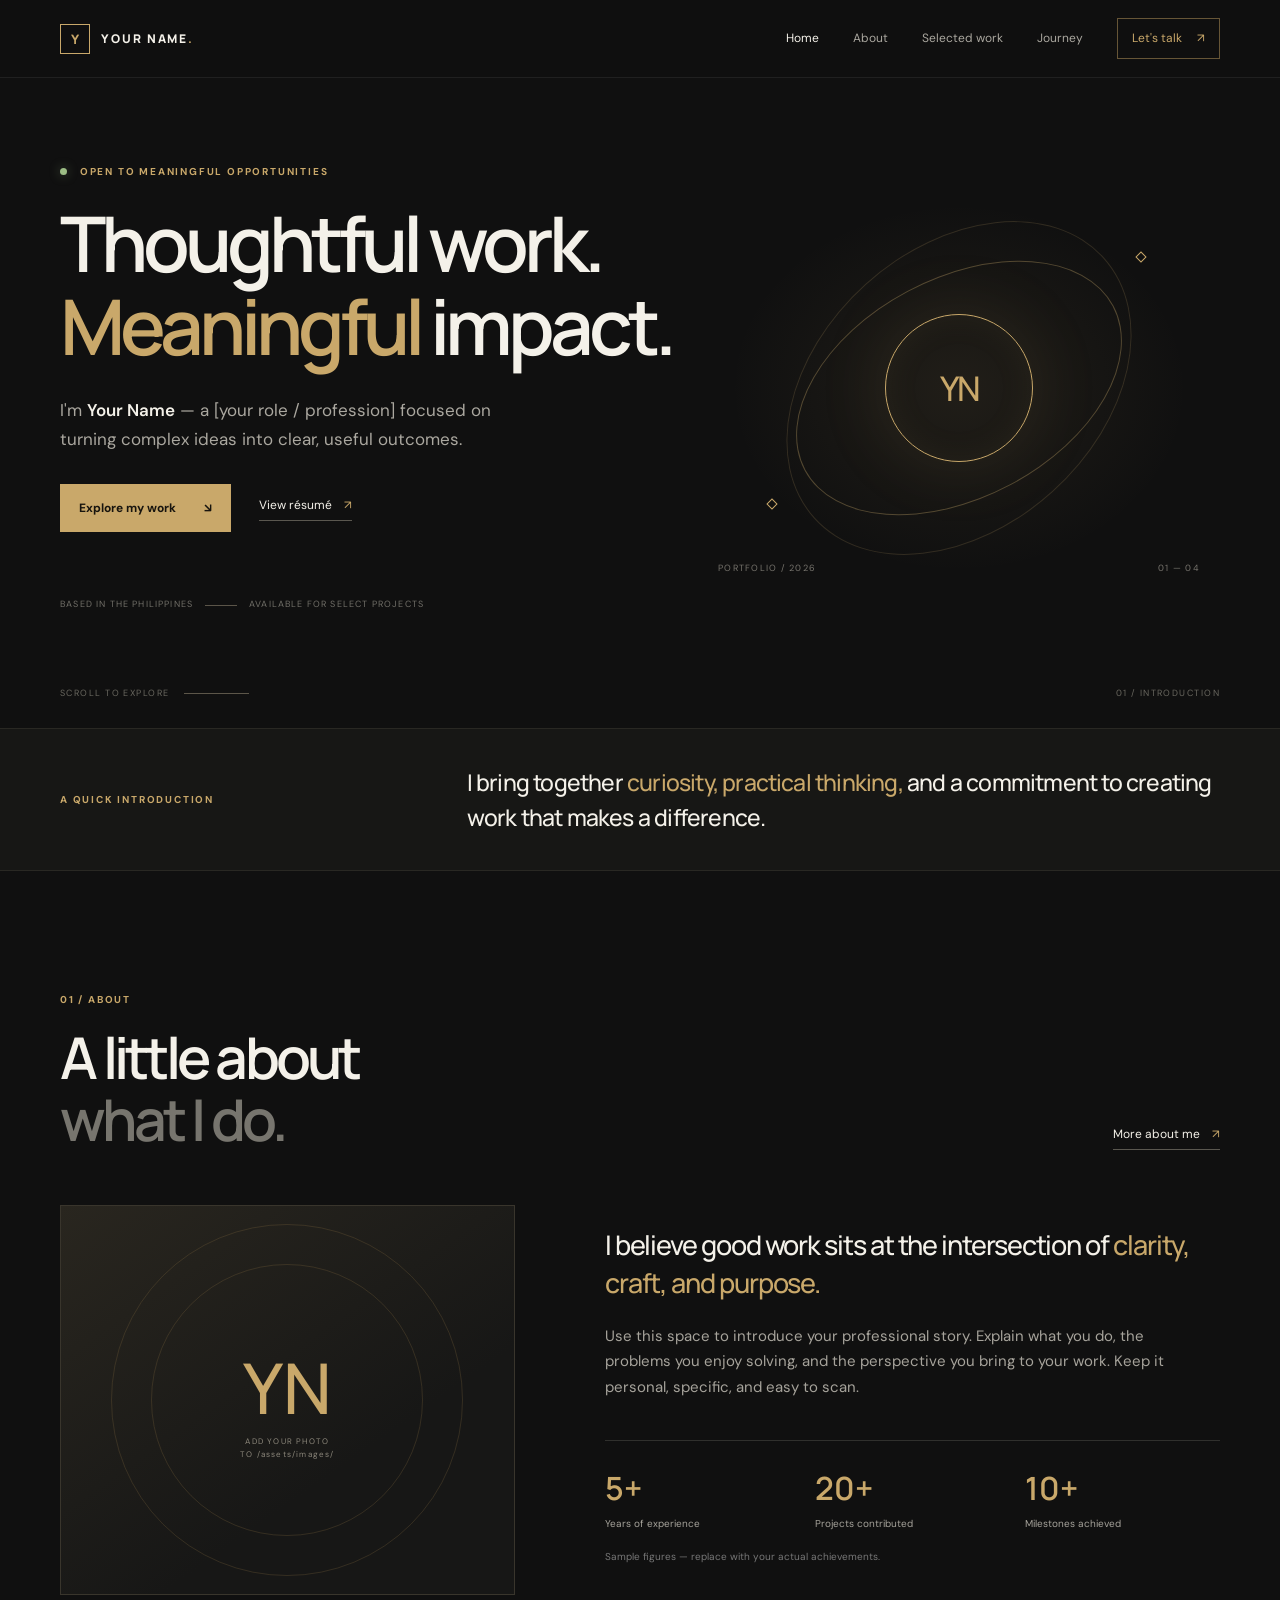
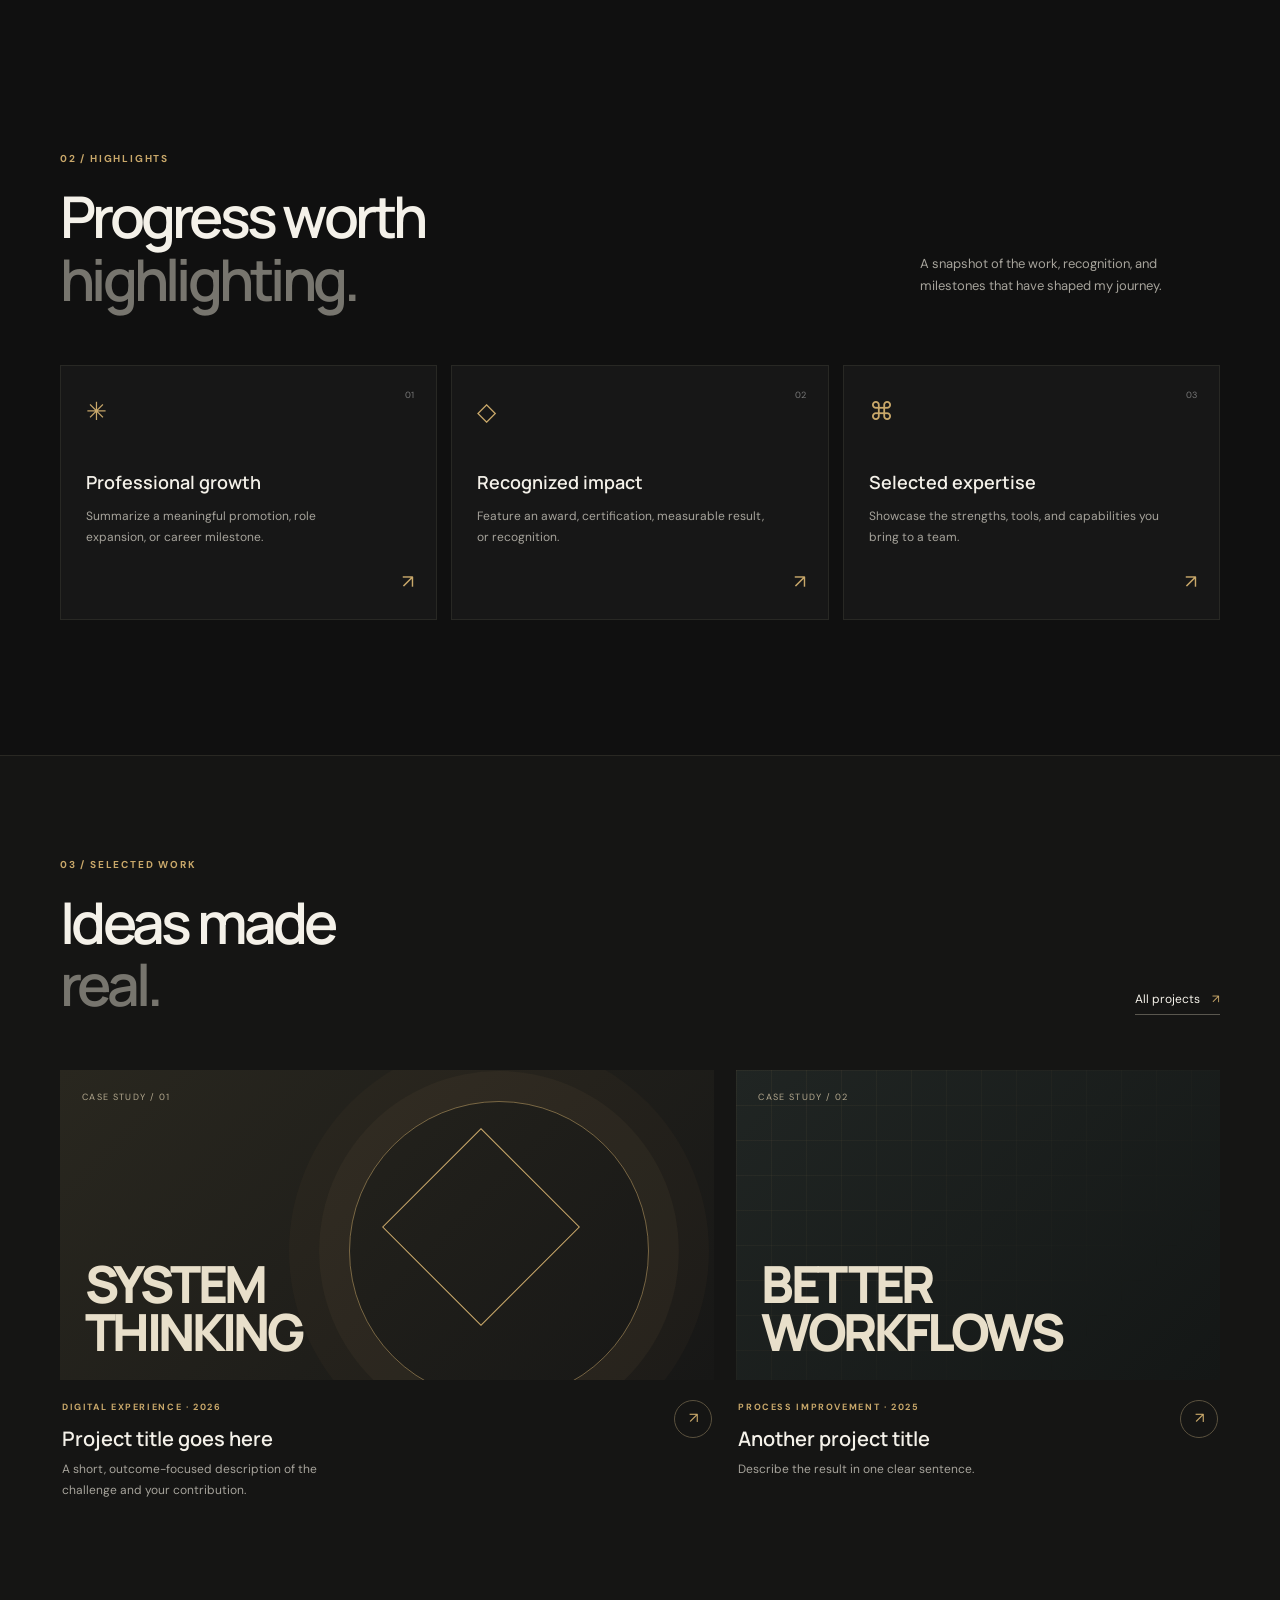
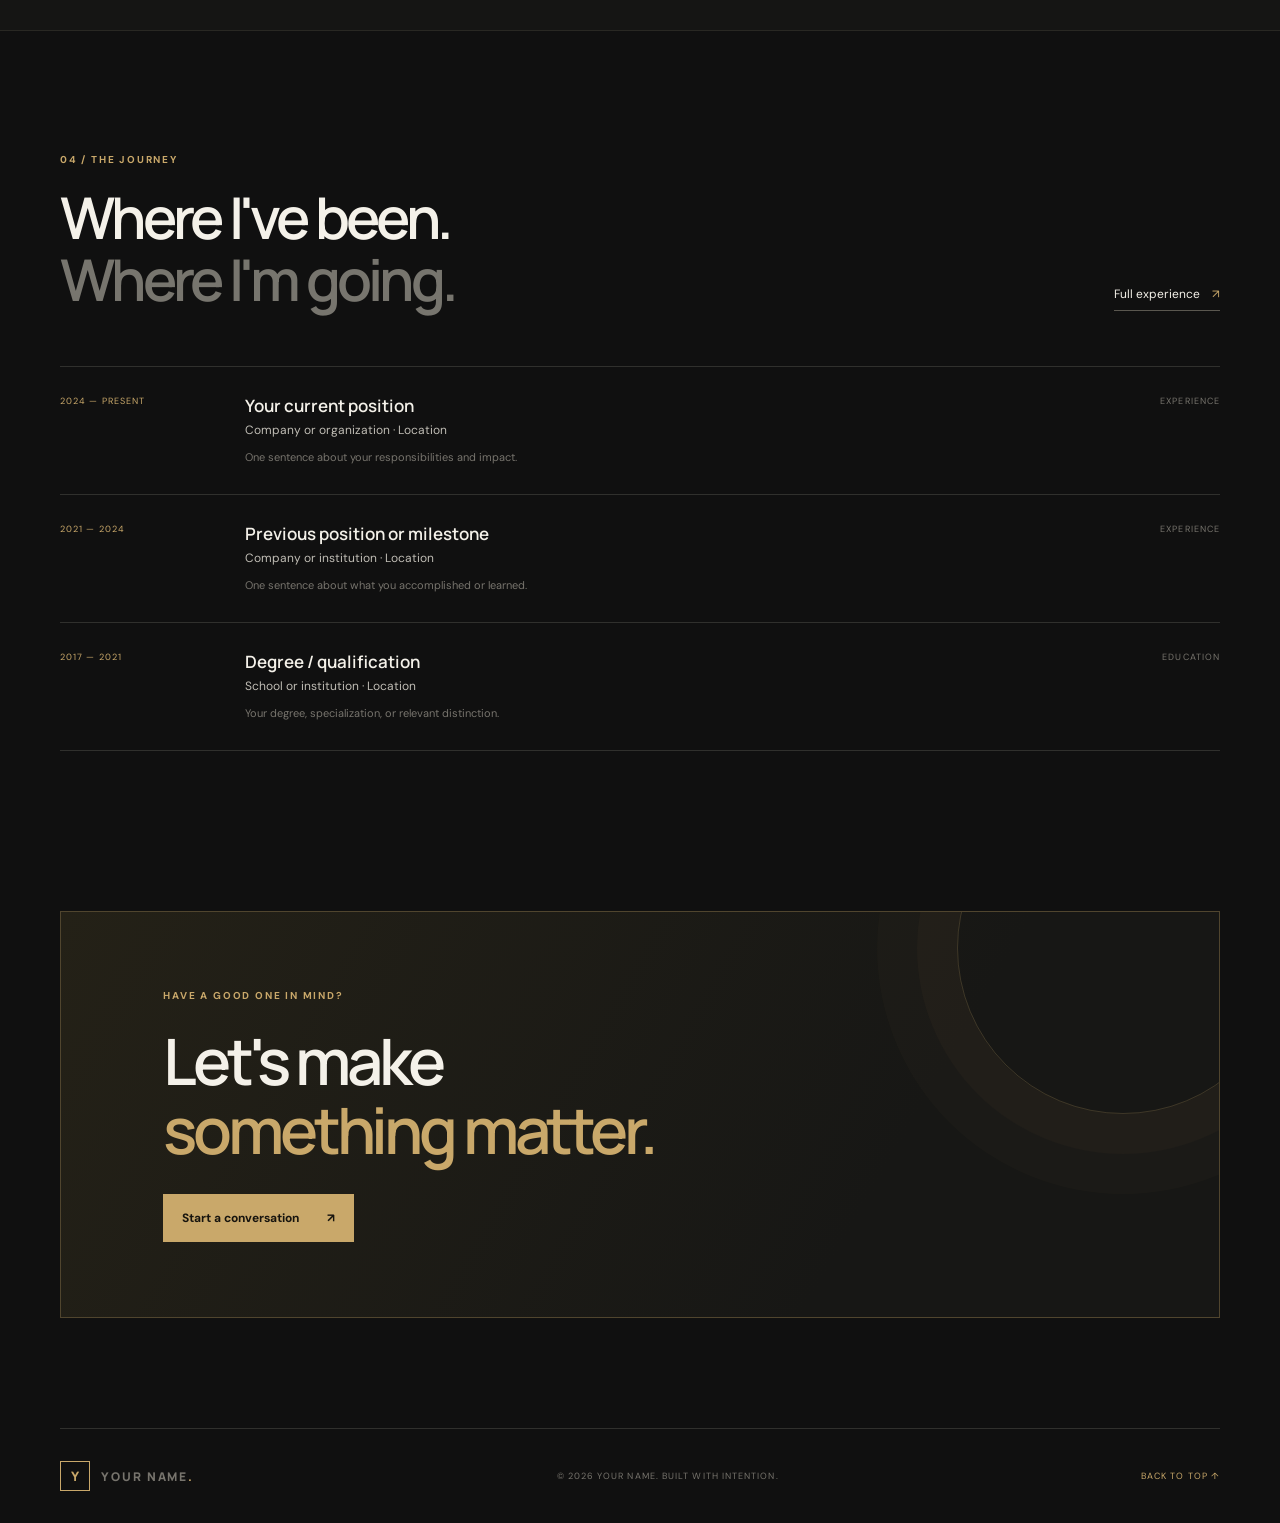
<file: index.html>
<!doctype html>
<html lang="en">
<head>
  <meta charset="utf-8">
  <meta name="viewport" content="width=device-width, initial-scale=1">
  <meta name="description" content="The personal portfolio of Your Name — selected work, experience, skills, and achievements.">
  <meta name="theme-color" content="#101010">
  <title>Your Name — Personal Portfolio</title>
  <link rel="preconnect" href="https://fonts.googleapis.com">
  <link rel="preconnect" href="https://fonts.gstatic.com" crossorigin>
  <link href="https://fonts.googleapis.com/css2?family=DM+Sans:wght@400;500;600;700&family=Manrope:wght@400;500;600;700;800&display=swap" rel="stylesheet">
  <link rel="stylesheet" href="assets/css/styles.css">
  <script src="assets/js/site.js" defer></script>
</head>
<body>
  <a class="skip-link" href="#main">Skip to content</a>
  <header class="site-header">
    <a class="brand" href="index.html" aria-label="Your Name home"><span class="brand-mark">Y</span><span>YOUR NAME<span class="gold">.</span></span></a>
    <button class="menu-toggle" aria-label="Open navigation" aria-expanded="false"><span></span><span></span></button>
    <nav class="main-nav" aria-label="Main navigation">
      <a class="active" href="index.html">Home</a>
      <a href="#about">About</a>
      <a href="#work">Selected work</a>
      <a href="#journey">Journey</a>
      <a class="nav-contact" href="contact.html">Let's talk <span>↗</span></a>
    </nav>
  </header>

  <main id="main">
    <section class="hero section-wrap">
      <div class="hero-copy reveal">
        <p class="eyebrow"><span class="status-dot"></span> OPEN TO MEANINGFUL OPPORTUNITIES</p>
        <h1>Thoughtful work.<br><span class="gold">Meaningful</span> impact.</h1>
        <p class="hero-intro">I'm <strong>Your Name</strong> — a [your role / profession] focused on turning complex ideas into clear, useful outcomes.</p>
        <div class="hero-actions">
          <a class="button button-gold" href="#work">Explore my work <span>↘</span></a>
          <a class="text-link" href="assets/Your-Name-Resume.pdf" target="_blank" rel="noopener">View résumé <span>↗</span></a>
        </div>
        <div class="hero-meta">
          <span>BASED IN THE PHILIPPINES</span><span class="meta-line"></span><span>AVAILABLE FOR SELECT PROJECTS</span>
        </div>
      </div>
      <div class="hero-art reveal" aria-label="Decorative abstract gold line artwork">
        <div class="art-orbit orbit-one"></div><div class="art-orbit orbit-two"></div>
        <div class="art-core"><span>YN</span></div>
        <div class="art-caption"><span>PORTFOLIO / 2026</span><span>01 — 04</span></div>
        <div class="art-cross cross-a"></div><div class="art-cross cross-b"></div>
      </div>
      <div class="hero-bottom"><span>SCROLL TO EXPLORE</span><span class="scroll-line"></span><span>01 / INTRODUCTION</span></div>
    </section>

    <section class="intro-strip">
      <div class="section-wrap intro-grid">
        <p class="eyebrow">A QUICK INTRODUCTION</p>
        <p>I bring together <span class="gold">curiosity, practical thinking,</span> and a commitment to creating work that makes a difference.</p>
      </div>
    </section>

    <section class="section section-wrap" id="about">
      <div class="section-heading reveal"><div><p class="eyebrow">01 / ABOUT</p><h2>A little about<br><span class="muted">what I do.</span></h2></div><a class="text-link" href="about.html">More about me <span>↗</span></a></div>
      <div class="about-grid">
        <div class="about-lead reveal"><div class="portrait-placeholder"><span>YN</span><small>ADD YOUR PHOTO<br>TO /assets/images/</small></div></div>
        <div class="about-body reveal">
          <p class="large-copy">I believe good work sits at the intersection of <span class="gold">clarity, craft, and purpose.</span></p>
          <p>Use this space to introduce your professional story. Explain what you do, the problems you enjoy solving, and the perspective you bring to your work. Keep it personal, specific, and easy to scan.</p>
          <div class="stat-grid">
            <div class="stat"><strong data-count="5">5+</strong><span>Years of experience</span></div>
            <div class="stat"><strong data-count="20">20+</strong><span>Projects contributed</span></div>
            <div class="stat"><strong data-count="10">10+</strong><span>Milestones achieved</span></div>
          </div>
          <p class="micro-note">Sample figures — replace with your actual achievements.</p>
        </div>
      </div>
    </section>

    <section class="section section-wrap" id="highlights">
      <div class="section-heading reveal"><div><p class="eyebrow">02 / HIGHLIGHTS</p><h2>Progress worth<br><span class="muted">highlighting.</span></h2></div><p class="heading-note">A snapshot of the work, recognition, and milestones that have shaped my journey.</p></div>
      <div class="highlight-grid">
        <article class="highlight-card reveal"><span class="card-index">01</span><span class="card-icon">✳</span><h3>Professional growth</h3><p>Summarize a meaningful promotion, role expansion, or career milestone.</p><a href="experience.html" class="card-arrow" aria-label="View professional experience">↗</a></article>
        <article class="highlight-card reveal"><span class="card-index">02</span><span class="card-icon">◇</span><h3>Recognized impact</h3><p>Feature an award, certification, measurable result, or recognition.</p><a href="about.html#recognition" class="card-arrow" aria-label="View recognition">↗</a></article>
        <article class="highlight-card reveal"><span class="card-index">03</span><span class="card-icon">⌘</span><h3>Selected expertise</h3><p>Showcase the strengths, tools, and capabilities you bring to a team.</p><a href="about.html#expertise" class="card-arrow" aria-label="View expertise">↗</a></article>
      </div>
    </section>

    <section class="section work-section" id="work">
      <div class="section-wrap">
        <div class="section-heading reveal"><div><p class="eyebrow">03 / SELECTED WORK</p><h2>Ideas made<br><span class="muted">real.</span></h2></div><a class="text-link" href="projects.html">All projects <span>↗</span></a></div>
        <div class="project-grid">
          <a class="project-card project-feature reveal" href="projects/project-01.html">
            <div class="project-visual visual-one"><span class="visual-label">CASE STUDY / 01</span><div class="visual-shape shape-one"></div><div class="visual-shape shape-two"></div><span class="visual-word">SYSTEM<br>THINKING</span></div>
            <div class="project-info"><div><p class="eyebrow">DIGITAL EXPERIENCE · 2026</p><h3>Project title goes here</h3><p>A short, outcome-focused description of the challenge and your contribution.</p></div><span class="round-arrow">↗</span></div>
          </a>
          <a class="project-card reveal" href="projects/project-02.html">
            <div class="project-visual visual-two"><span class="visual-label">CASE STUDY / 02</span><div class="visual-grid"></div><span class="visual-word">BETTER<br>WORKFLOWS</span></div>
            <div class="project-info"><div><p class="eyebrow">PROCESS IMPROVEMENT · 2025</p><h3>Another project title</h3><p>Describe the result in one clear sentence.</p></div><span class="round-arrow">↗</span></div>
          </a>
        </div>
      </div>
    </section>

    <section class="section section-wrap" id="journey">
      <div class="section-heading reveal"><div><p class="eyebrow">04 / THE JOURNEY</p><h2>Where I've been.<br><span class="muted">Where I'm going.</span></h2></div><a class="text-link" href="experience.html">Full experience <span>↗</span></a></div>
      <div class="journey-list">
        <article class="journey-item reveal"><span class="journey-date">2024 — PRESENT</span><div><h3>Your current position</h3><p>Company or organization · Location</p><small>One sentence about your responsibilities and impact.</small></div><span class="journey-type">EXPERIENCE</span></article>
        <article class="journey-item reveal"><span class="journey-date">2021 — 2024</span><div><h3>Previous position or milestone</h3><p>Company or institution · Location</p><small>One sentence about what you accomplished or learned.</small></div><span class="journey-type">EXPERIENCE</span></article>
        <article class="journey-item reveal"><span class="journey-date">2017 — 2021</span><div><h3>Degree / qualification</h3><p>School or institution · Location</p><small>Your degree, specialization, or relevant distinction.</small></div><span class="journey-type">EDUCATION</span></article>
      </div>
    </section>

    <section class="cta-section section-wrap reveal">
      <p class="eyebrow">HAVE A GOOD ONE IN MIND?</p><h2>Let's make<br><span class="gold">something matter.</span></h2>
      <a class="button button-gold" href="contact.html">Start a conversation <span>↗</span></a>
    </section>
  </main>

  <footer class="site-footer section-wrap"><a class="brand" href="index.html"><span class="brand-mark">Y</span><span>YOUR NAME<span class="gold">.</span></span></a><span>© <span data-year></span> YOUR NAME. BUILT WITH INTENTION.</span><a href="#main" class="back-top">BACK TO TOP ↑</a></footer>
</body>
</html>
</file>
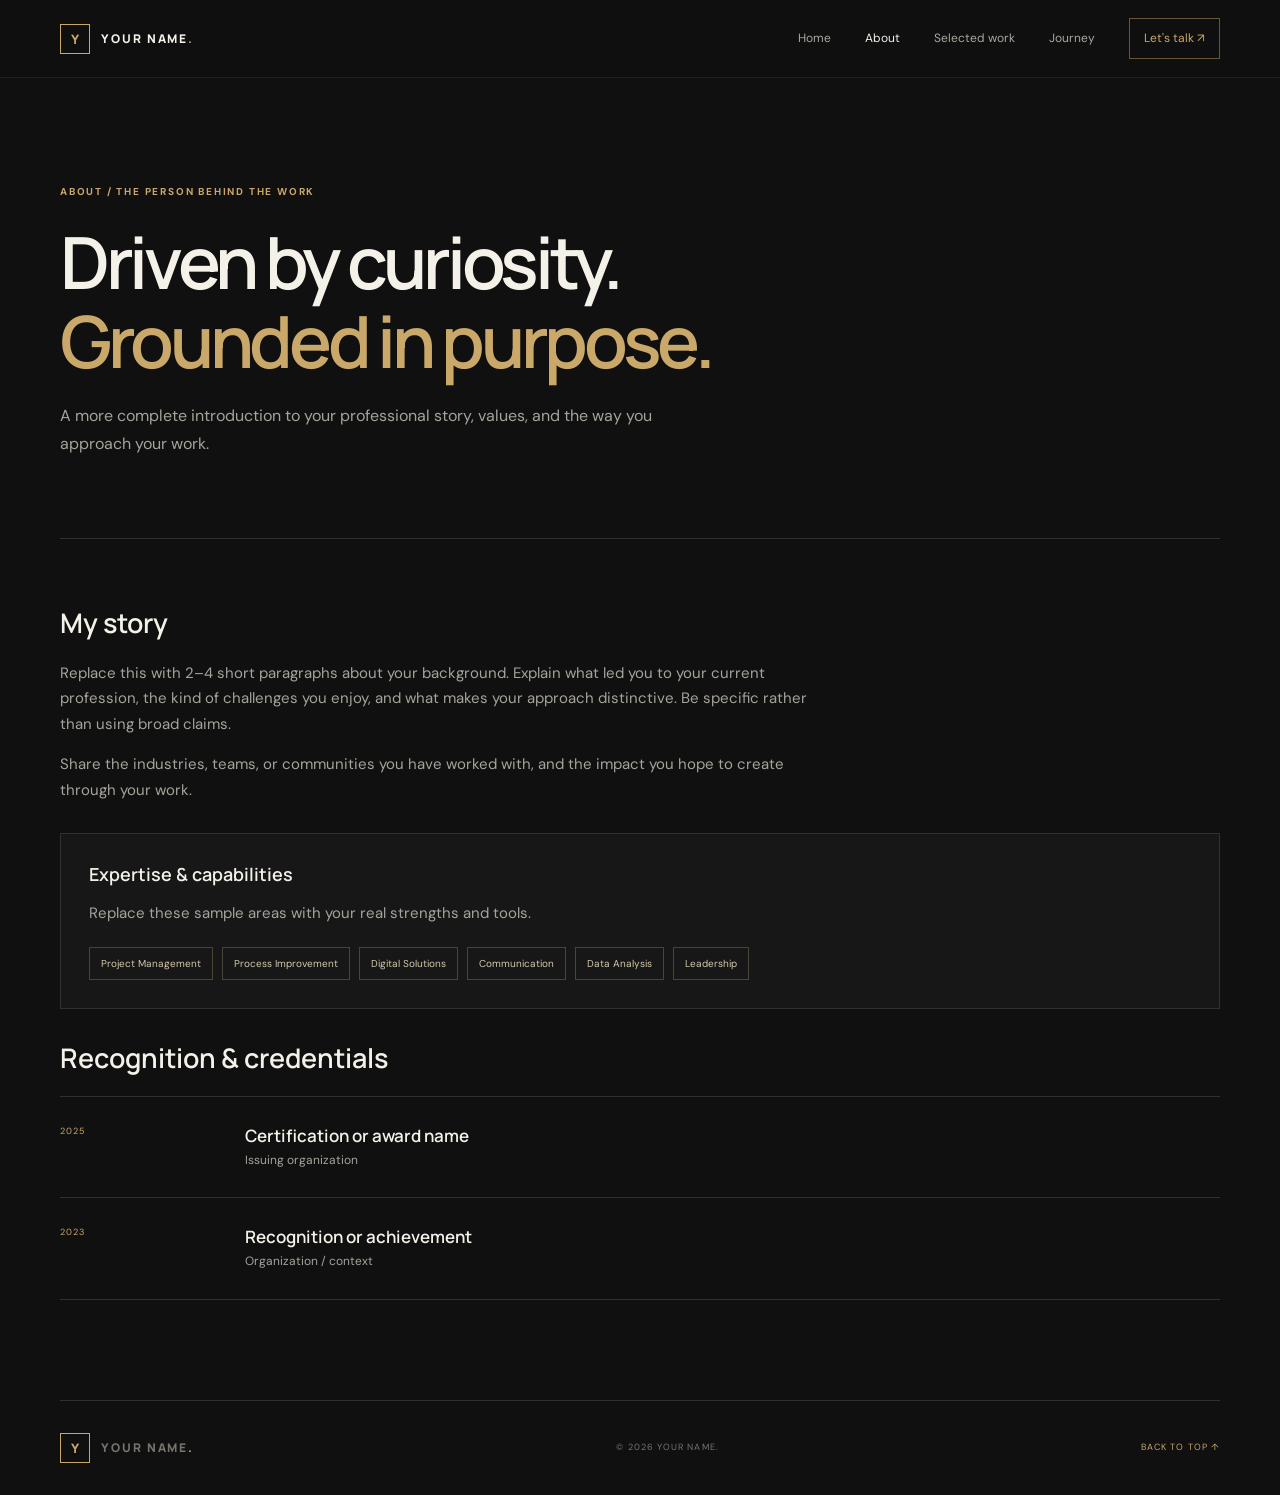
<file: about.html>
<!doctype html>
<html lang="en"><head><meta charset="utf-8"><meta name="viewport" content="width=device-width, initial-scale=1"><meta name="description" content="About Your Name, professional expertise and recognition."><title>About — Your Name</title><link rel="preconnect" href="https://fonts.googleapis.com"><link href="https://fonts.googleapis.com/css2?family=DM+Sans:wght@400;500;600;700&family=Manrope:wght@400;500;600;700;800&display=swap" rel="stylesheet"><link rel="stylesheet" href="assets/css/styles.css"><script src="assets/js/site.js" defer></script></head>
<body><a class="skip-link" href="#main">Skip to content</a><header class="site-header"><a class="brand" href="index.html"><span class="brand-mark">Y</span><span>YOUR NAME<span class="gold">.</span></span></a><button class="menu-toggle" aria-label="Open navigation" aria-expanded="false"><span></span><span></span></button><nav class="main-nav"><a href="index.html">Home</a><a class="active" href="about.html">About</a><a href="projects.html">Selected work</a><a href="experience.html">Journey</a><a class="nav-contact" href="contact.html">Let's talk ↗</a></nav></header>
<main id="main" class="section-wrap"><section class="page-hero"><p class="eyebrow">ABOUT / THE PERSON BEHIND THE WORK</p><h1>Driven by curiosity.<br><span class="gold">Grounded in purpose.</span></h1><p class="lead">A more complete introduction to your professional story, values, and the way you approach your work.</p></section>
<section class="content-section"><h2>My story</h2><p>Replace this with 2–4 short paragraphs about your background. Explain what led you to your current profession, the kind of challenges you enjoy, and what makes your approach distinctive. Be specific rather than using broad claims.</p><p>Share the industries, teams, or communities you have worked with, and the impact you hope to create through your work.</p>
<div id="expertise" class="detail-panel"><h3>Expertise & capabilities</h3><p>Replace these sample areas with your real strengths and tools.</p><div class="tag-list"><span class="tag">Project Management</span><span class="tag">Process Improvement</span><span class="tag">Digital Solutions</span><span class="tag">Communication</span><span class="tag">Data Analysis</span><span class="tag">Leadership</span></div></div>
<div id="recognition"><h2>Recognition & credentials</h2><div class="journey-list"><article class="journey-item"><span class="journey-date">2025</span><div><h3>Certification or award name</h3><p>Issuing organization</p></div></article><article class="journey-item"><span class="journey-date">2023</span><div><h3>Recognition or achievement</h3><p>Organization / context</p></div></article></div></div></section></main>
<footer class="site-footer section-wrap"><a class="brand" href="index.html"><span class="brand-mark">Y</span><span>YOUR NAME<span class="gold">.</span></span></a><span>© <span data-year></span> YOUR NAME.</span><a class="back-top" href="#main">BACK TO TOP ↑</a></footer></body></html>
</file>
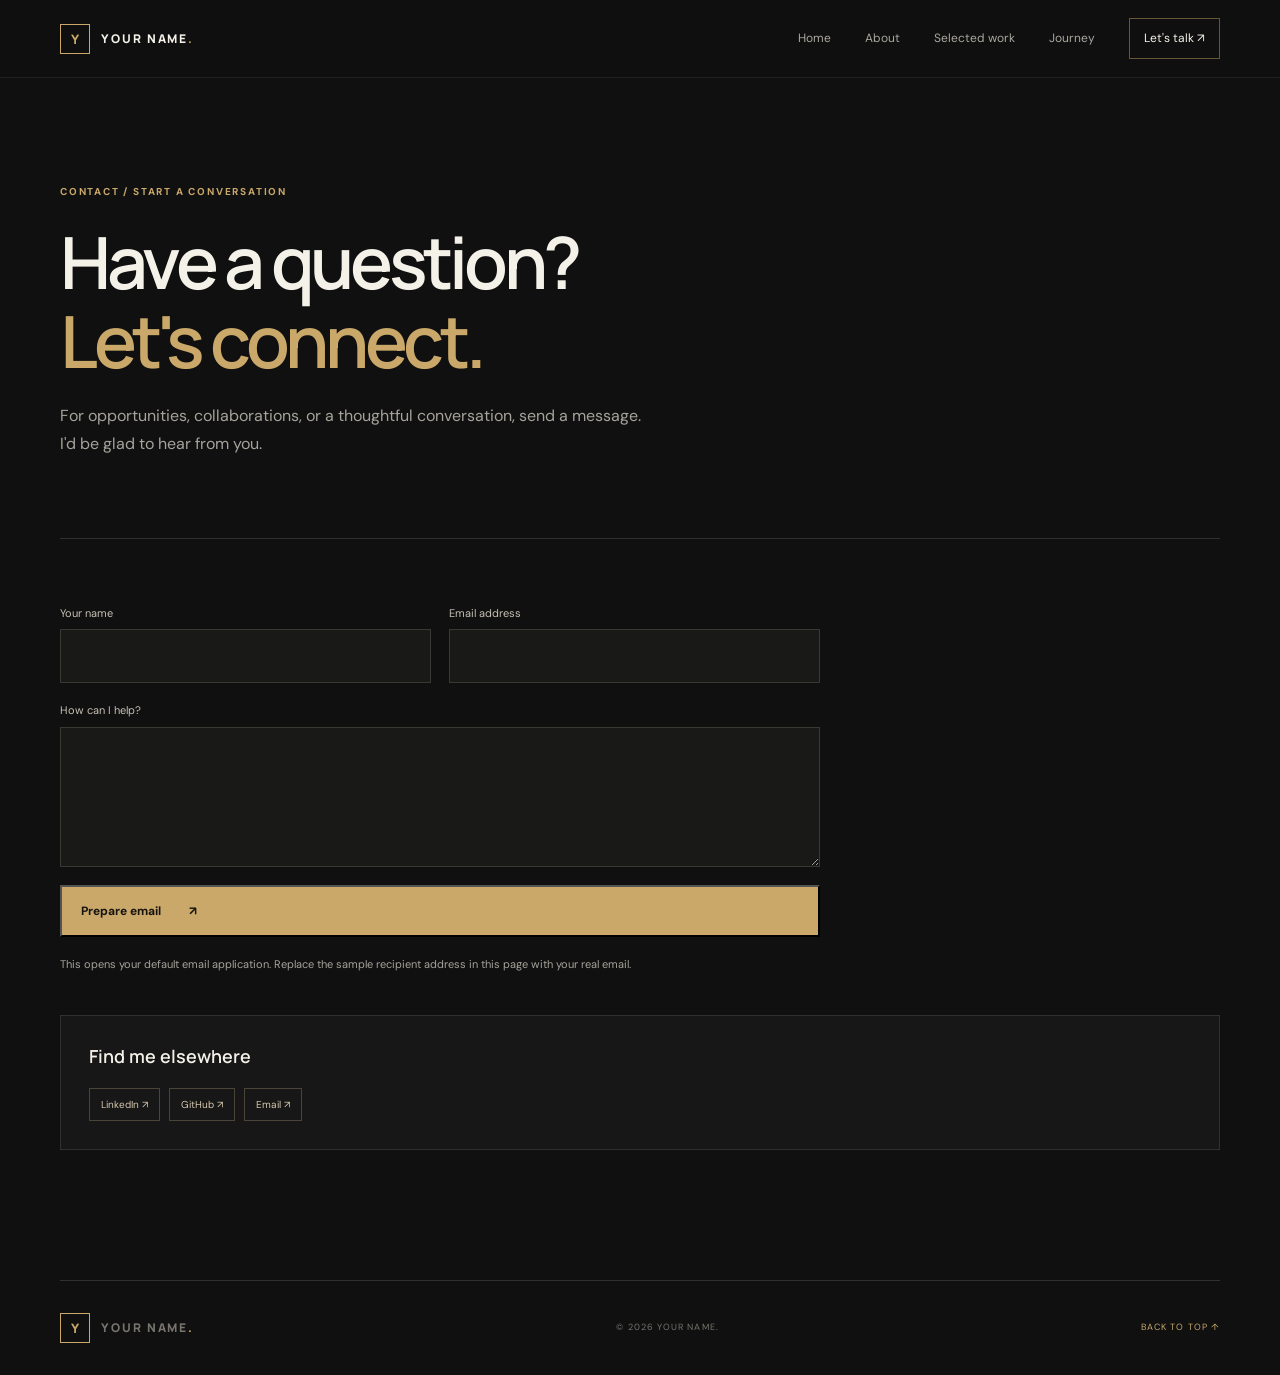
<file: contact.html>
<!doctype html>
<html lang="en"><head><meta charset="utf-8"><meta name="viewport" content="width=device-width, initial-scale=1"><meta name="description" content="Contact Your Name for professional opportunities and collaboration."><title>Contact — Your Name</title><link rel="preconnect" href="https://fonts.googleapis.com"><link href="https://fonts.googleapis.com/css2?family=DM+Sans:wght@400;500;600;700&family=Manrope:wght@400;500;600;700;800&display=swap" rel="stylesheet"><link rel="stylesheet" href="assets/css/styles.css"><script src="assets/js/site.js" defer></script></head>
<body><header class="site-header"><a class="brand" href="index.html"><span class="brand-mark">Y</span><span>YOUR NAME<span class="gold">.</span></span></a><button class="menu-toggle" aria-label="Open navigation" aria-expanded="false"><span></span><span></span></button><nav class="main-nav"><a href="index.html">Home</a><a href="about.html">About</a><a href="projects.html">Selected work</a><a href="experience.html">Journey</a><a class="nav-contact active" href="contact.html">Let's talk ↗</a></nav></header>
<main id="main" class="section-wrap"><section class="page-hero"><p class="eyebrow">CONTACT / START A CONVERSATION</p><h1>Have a question?<br><span class="gold">Let's connect.</span></h1><p class="lead">For opportunities, collaborations, or a thoughtful conversation, send a message. I'd be glad to hear from you.</p></section><section class="content-section"><form class="form-grid" data-contact-form data-recipient="your.email@example.com"><div class="field"><label for="name">Your name</label><input id="name" name="name" autocomplete="name" required></div><div class="field"><label for="email">Email address</label><input id="email" name="email" type="email" autocomplete="email" required></div><div class="field full"><label for="message">How can I help?</label><textarea id="message" name="message" required></textarea></div><div class="field full"><button class="button button-gold" type="submit">Prepare email <span>↗</span></button><p class="notice">This opens your default email application. Replace the sample recipient address in this page with your real email.</p></div></form><div class="detail-panel"><h3>Find me elsewhere</h3><div class="tag-list"><a class="tag" href="https://www.linkedin.com/" target="_blank" rel="noopener">LinkedIn ↗</a><a class="tag" href="https://github.com/" target="_blank" rel="noopener">GitHub ↗</a><a class="tag" href="mailto:your.email@example.com">Email ↗</a></div></div></section></main>
<footer class="site-footer section-wrap"><a class="brand" href="index.html"><span class="brand-mark">Y</span><span>YOUR NAME<span class="gold">.</span></span></a><span>© <span data-year></span> YOUR NAME.</span><a class="back-top" href="#main">BACK TO TOP ↑</a></footer></body></html>
</file>
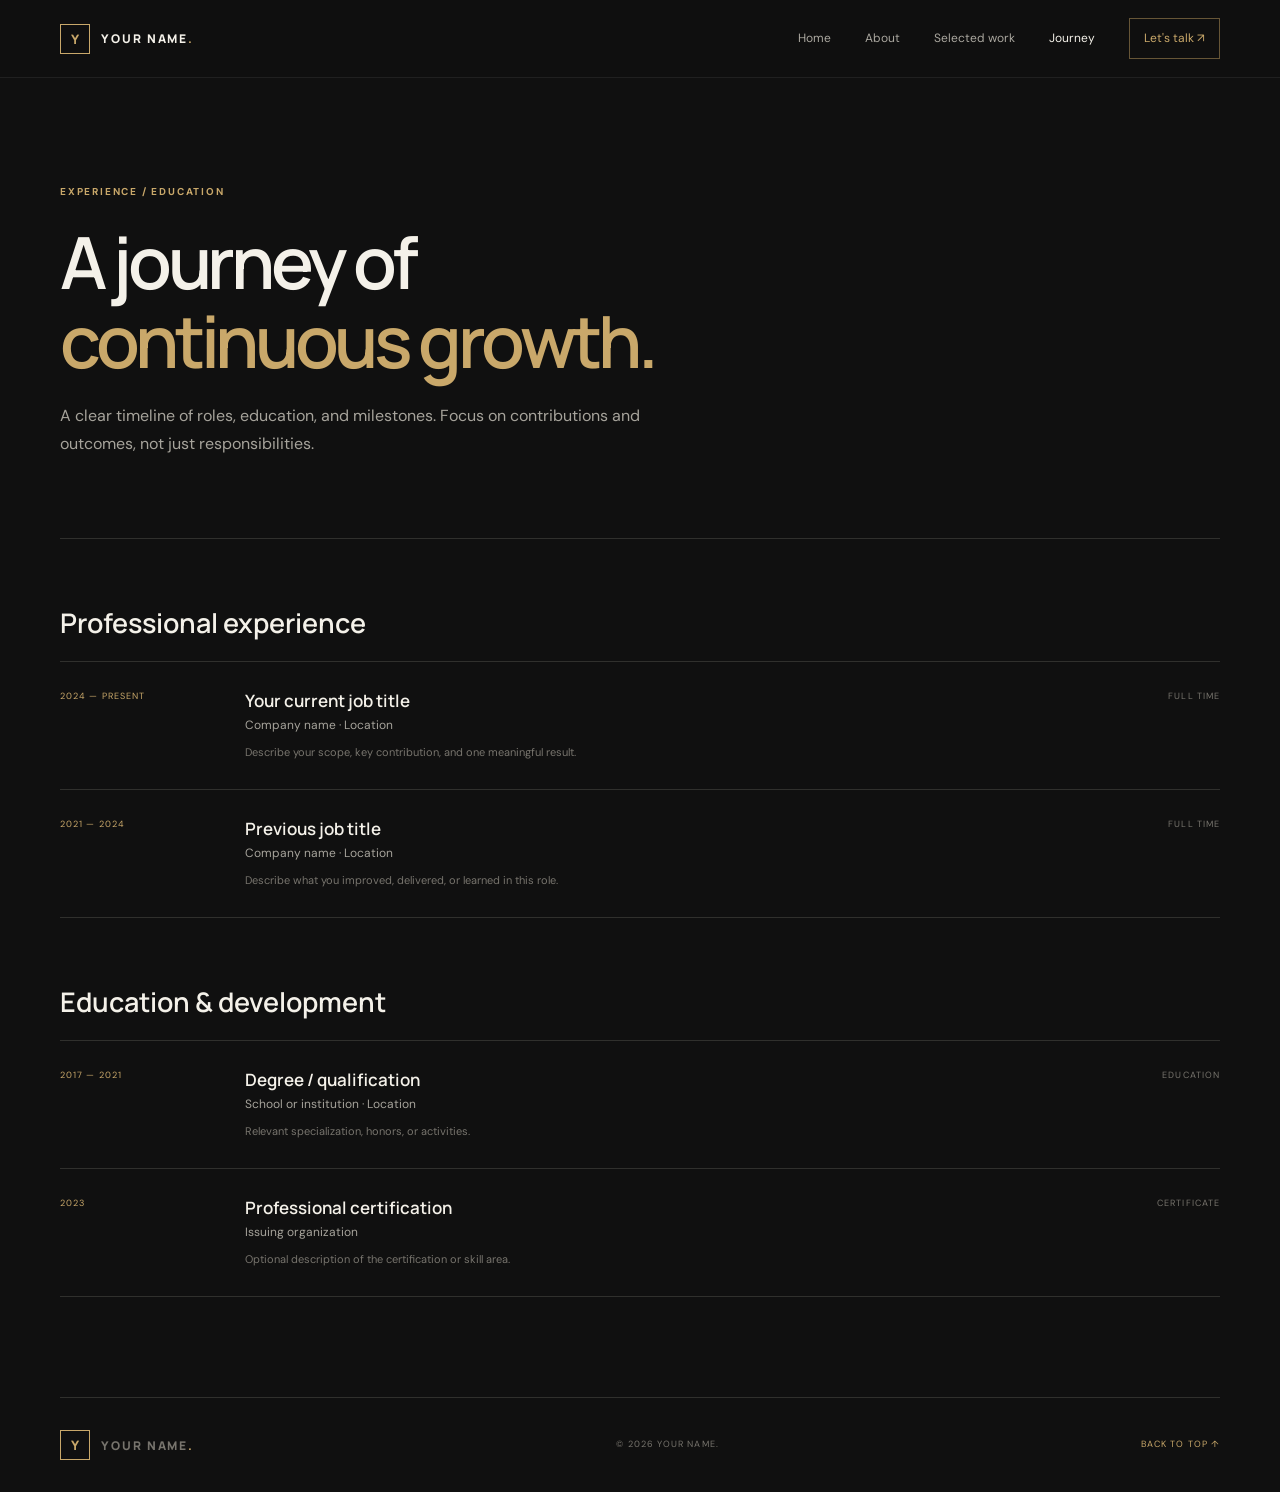
<file: experience.html>
<!doctype html>
<html lang="en"><head><meta charset="utf-8"><meta name="viewport" content="width=device-width, initial-scale=1"><meta name="description" content="Professional experience and education of Your Name."><title>Experience — Your Name</title><link rel="preconnect" href="https://fonts.googleapis.com"><link href="https://fonts.googleapis.com/css2?family=DM+Sans:wght@400;500;600;700&family=Manrope:wght@400;500;600;700;800&display=swap" rel="stylesheet"><link rel="stylesheet" href="assets/css/styles.css"><script src="assets/js/site.js" defer></script></head>
<body><header class="site-header"><a class="brand" href="index.html"><span class="brand-mark">Y</span><span>YOUR NAME<span class="gold">.</span></span></a><button class="menu-toggle" aria-label="Open navigation" aria-expanded="false"><span></span><span></span></button><nav class="main-nav"><a href="index.html">Home</a><a href="about.html">About</a><a href="projects.html">Selected work</a><a class="active" href="experience.html">Journey</a><a class="nav-contact" href="contact.html">Let's talk ↗</a></nav></header>
<main id="main" class="section-wrap"><section class="page-hero"><p class="eyebrow">EXPERIENCE / EDUCATION</p><h1>A journey of<br><span class="gold">continuous growth.</span></h1><p class="lead">A clear timeline of roles, education, and milestones. Focus on contributions and outcomes, not just responsibilities.</p></section><section class="content-section"><h2>Professional experience</h2><div class="journey-list"><article class="journey-item"><span class="journey-date">2024 — PRESENT</span><div><h3>Your current job title</h3><p>Company name · Location</p><small>Describe your scope, key contribution, and one meaningful result.</small></div><span class="journey-type">FULL TIME</span></article><article class="journey-item"><span class="journey-date">2021 — 2024</span><div><h3>Previous job title</h3><p>Company name · Location</p><small>Describe what you improved, delivered, or learned in this role.</small></div><span class="journey-type">FULL TIME</span></article></div><h2 style="margin-top:65px">Education & development</h2><div class="journey-list"><article class="journey-item"><span class="journey-date">2017 — 2021</span><div><h3>Degree / qualification</h3><p>School or institution · Location</p><small>Relevant specialization, honors, or activities.</small></div><span class="journey-type">EDUCATION</span></article><article class="journey-item"><span class="journey-date">2023</span><div><h3>Professional certification</h3><p>Issuing organization</p><small>Optional description of the certification or skill area.</small></div><span class="journey-type">CERTIFICATE</span></article></div></section></main>
<footer class="site-footer section-wrap"><a class="brand" href="index.html"><span class="brand-mark">Y</span><span>YOUR NAME<span class="gold">.</span></span></a><span>© <span data-year></span> YOUR NAME.</span><a class="back-top" href="#main">BACK TO TOP ↑</a></footer></body></html>
</file>
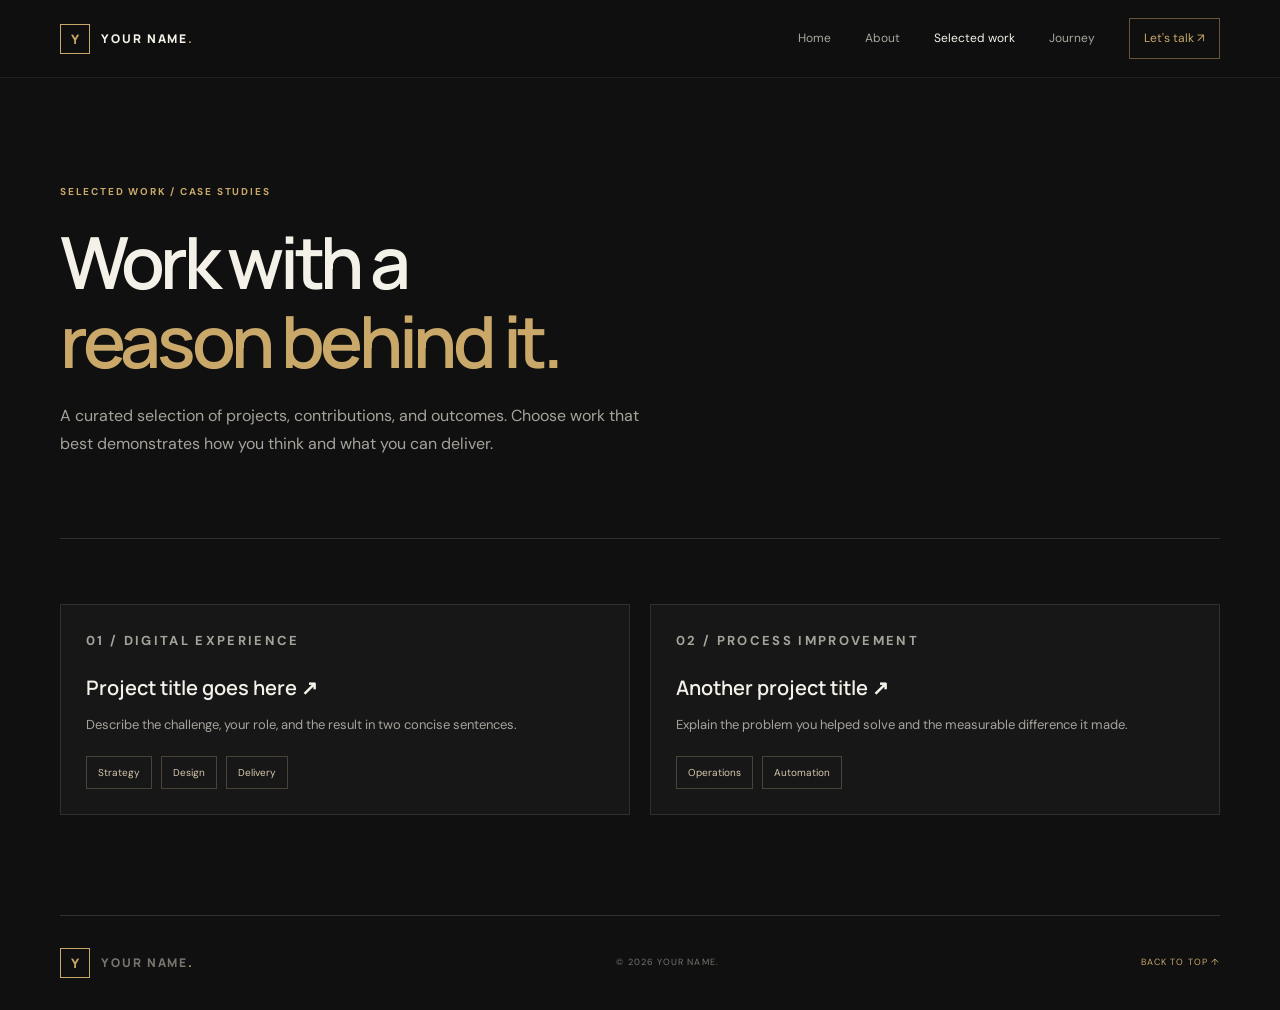
<file: projects.html>
<!doctype html>
<html lang="en"><head><meta charset="utf-8"><meta name="viewport" content="width=device-width, initial-scale=1"><meta name="description" content="Selected projects and case studies by Your Name."><title>Selected Work — Your Name</title><link rel="preconnect" href="https://fonts.googleapis.com"><link href="https://fonts.googleapis.com/css2?family=DM+Sans:wght@400;500;600;700&family=Manrope:wght@400;500;600;700;800&display=swap" rel="stylesheet"><link rel="stylesheet" href="assets/css/styles.css"><script src="assets/js/site.js" defer></script></head>
<body><header class="site-header"><a class="brand" href="index.html"><span class="brand-mark">Y</span><span>YOUR NAME<span class="gold">.</span></span></a><button class="menu-toggle" aria-label="Open navigation" aria-expanded="false"><span></span><span></span></button><nav class="main-nav"><a href="index.html">Home</a><a href="about.html">About</a><a class="active" href="projects.html">Selected work</a><a href="experience.html">Journey</a><a class="nav-contact" href="contact.html">Let's talk ↗</a></nav></header>
<main id="main" class="section-wrap"><section class="page-hero"><p class="eyebrow">SELECTED WORK / CASE STUDIES</p><h1>Work with a<br><span class="gold">reason behind it.</span></h1><p class="lead">A curated selection of projects, contributions, and outcomes. Choose work that best demonstrates how you think and what you can deliver.</p></section><section class="content-section"><div class="project-list"><a class="simple-project" href="projects/project-01.html"><p class="eyebrow">01 / DIGITAL EXPERIENCE</p><h3>Project title goes here ↗</h3><p>Describe the challenge, your role, and the result in two concise sentences.</p><div class="tag-list"><span class="tag">Strategy</span><span class="tag">Design</span><span class="tag">Delivery</span></div></a><a class="simple-project" href="projects/project-02.html"><p class="eyebrow">02 / PROCESS IMPROVEMENT</p><h3>Another project title ↗</h3><p>Explain the problem you helped solve and the measurable difference it made.</p><div class="tag-list"><span class="tag">Operations</span><span class="tag">Automation</span></div></a></div></section></main>
<footer class="site-footer section-wrap"><a class="brand" href="index.html"><span class="brand-mark">Y</span><span>YOUR NAME<span class="gold">.</span></span></a><span>© <span data-year></span> YOUR NAME.</span><a class="back-top" href="#main">BACK TO TOP ↑</a></footer></body></html>
</file>
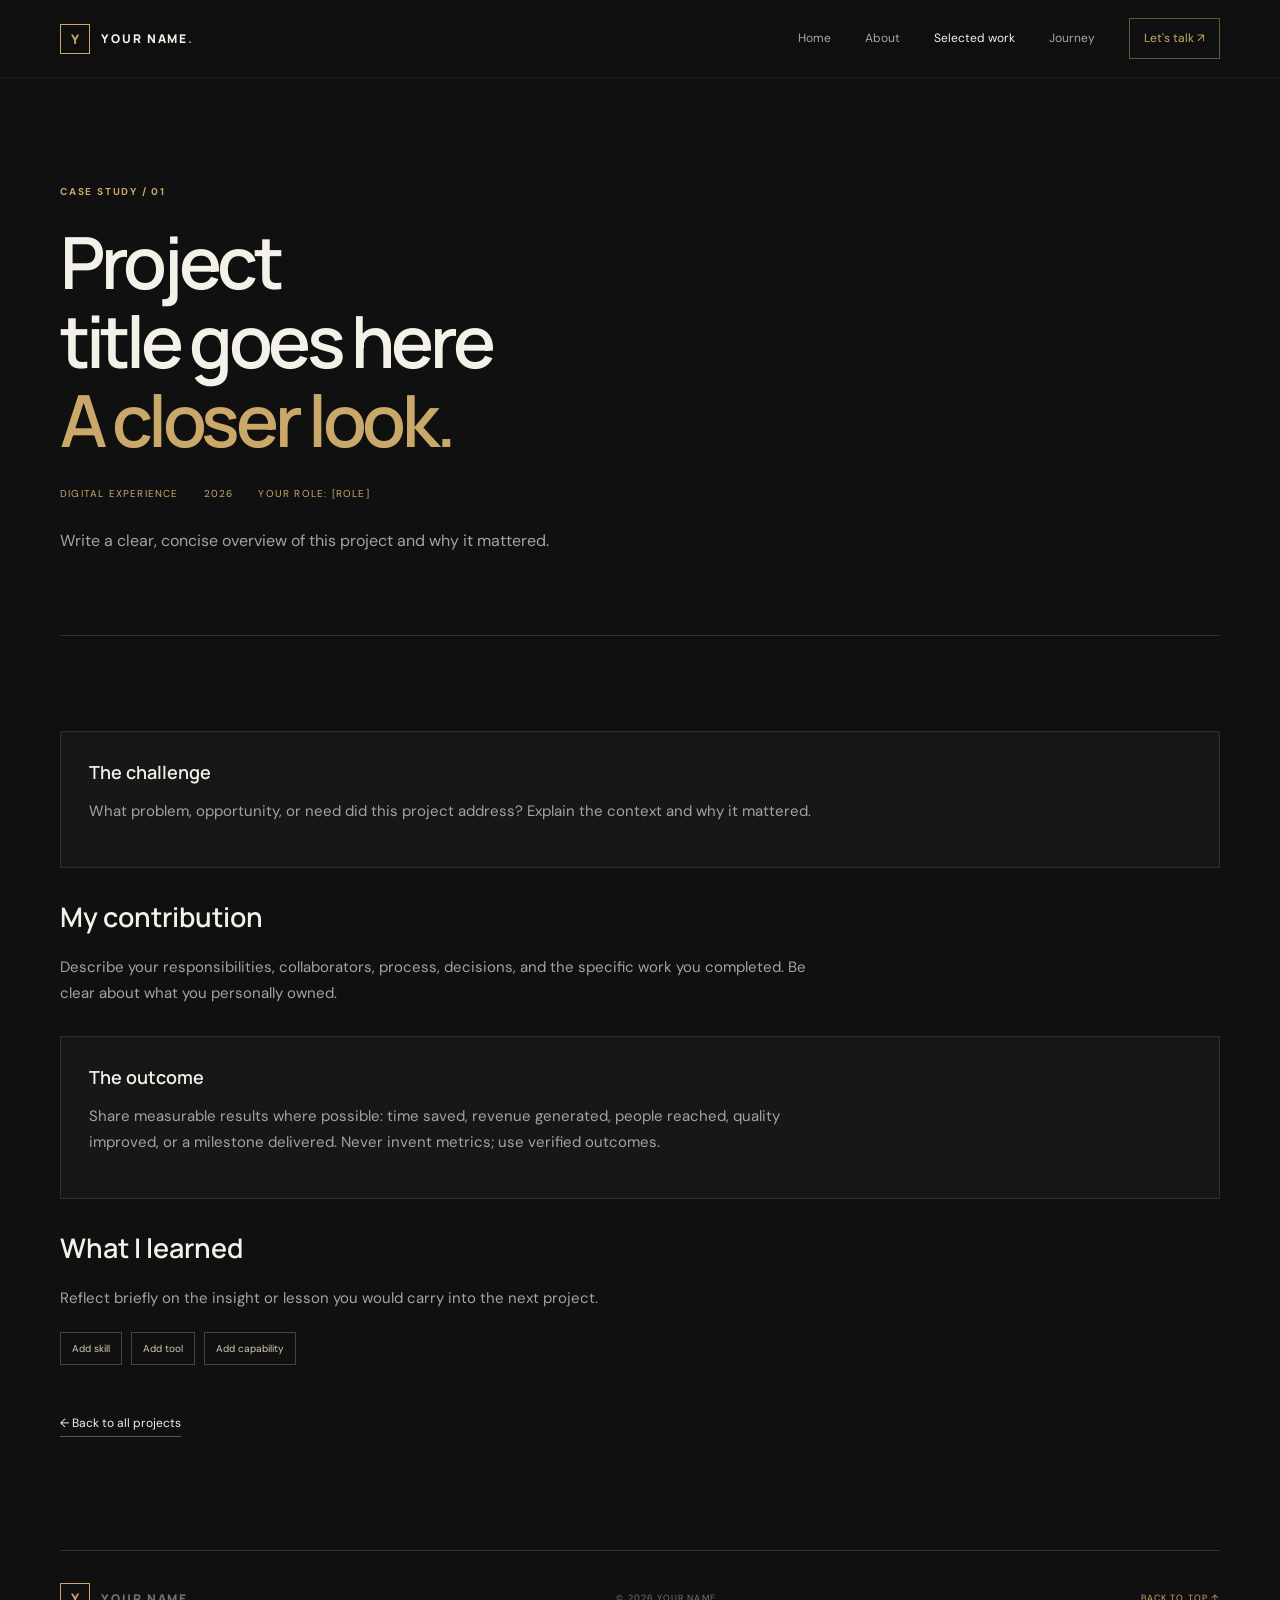
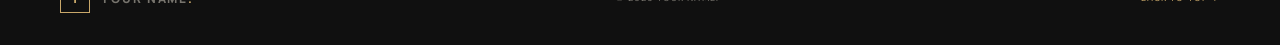
<file: projects/project-01.html>
<!doctype html>
<html lang="en"><head><meta charset="utf-8"><meta name="viewport" content="width=device-width, initial-scale=1"><meta name="description" content="Project case study — Project title goes here."><title>Project title goes here — Your Name</title><link rel="preconnect" href="https://fonts.googleapis.com"><link href="https://fonts.googleapis.com/css2?family=DM+Sans:wght@400;500;600;700&family=Manrope:wght@400;500;600;700;800&display=swap" rel="stylesheet"><link rel="stylesheet" href="../assets/css/styles.css"><script src="../assets/js/site.js" defer></script></head>
<body><header class="site-header"><a class="brand" href="../index.html"><span class="brand-mark">Y</span><span>YOUR NAME<span class="gold">.</span></span></a><button class="menu-toggle" aria-label="Open navigation" aria-expanded="false"><span></span><span></span></button><nav class="main-nav"><a href="../index.html">Home</a><a href="../about.html">About</a><a class="active" href="../projects.html">Selected work</a><a href="../experience.html">Journey</a><a class="nav-contact" href="../contact.html">Let's talk ↗</a></nav></header>
<main id="main" class="section-wrap"><section class="page-hero"><p class="eyebrow">CASE STUDY / 01</p><h1>Project<br>title goes here<br><span class="gold">A closer look.</span></h1><div class="detail-meta"><span>DIGITAL EXPERIENCE</span><span>2026</span><span>YOUR ROLE: [ROLE]</span></div><p class="lead">Write a clear, concise overview of this project and why it mattered.</p></section><section class="content-section"><div class="detail-panel"><h3>The challenge</h3><p>What problem, opportunity, or need did this project address? Explain the context and why it mattered.</p></div><h2>My contribution</h2><p>Describe your responsibilities, collaborators, process, decisions, and the specific work you completed. Be clear about what you personally owned.</p><div class="detail-panel"><h3>The outcome</h3><p>Share measurable results where possible: time saved, revenue generated, people reached, quality improved, or a milestone delivered. Never invent metrics; use verified outcomes.</p></div><h2>What I learned</h2><p>Reflect briefly on the insight or lesson you would carry into the next project.</p><div class="tag-list"><span class="tag">Add skill</span><span class="tag">Add tool</span><span class="tag">Add capability</span></div><p style="margin-top:45px"><a class="text-link" href="../projects.html">← Back to all projects</a></p></section></main>
<footer class="site-footer section-wrap"><a class="brand" href="../index.html"><span class="brand-mark">Y</span><span>YOUR NAME<span class="gold">.</span></span></a><span>© <span data-year></span> YOUR NAME.</span><a class="back-top" href="#main">BACK TO TOP ↑</a></footer></body></html>
</file>
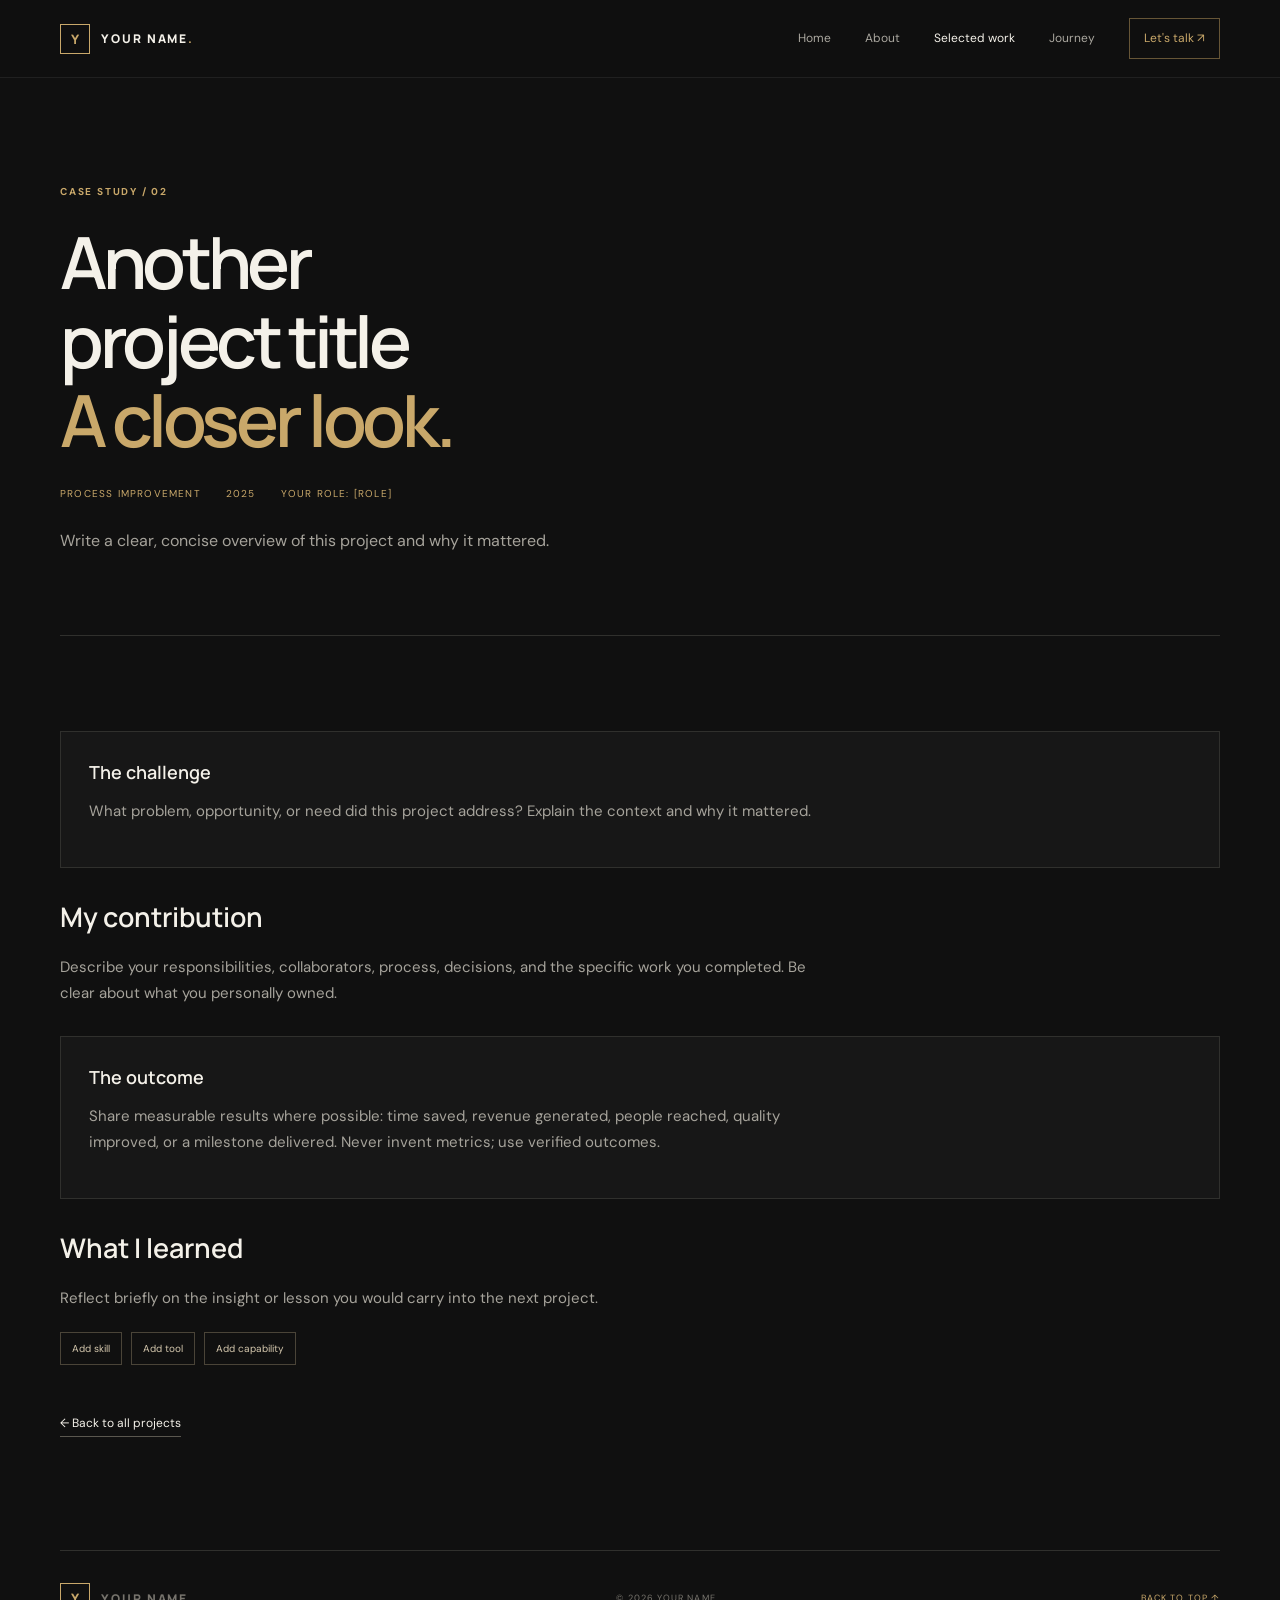
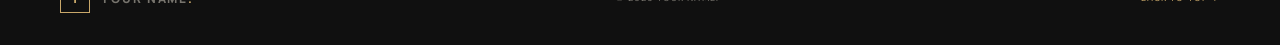
<file: projects/project-02.html>
<!doctype html>
<html lang="en"><head><meta charset="utf-8"><meta name="viewport" content="width=device-width, initial-scale=1"><meta name="description" content="Project case study — Another project title."><title>Another project title — Your Name</title><link rel="preconnect" href="https://fonts.googleapis.com"><link href="https://fonts.googleapis.com/css2?family=DM+Sans:wght@400;500;600;700&family=Manrope:wght@400;500;600;700;800&display=swap" rel="stylesheet"><link rel="stylesheet" href="../assets/css/styles.css"><script src="../assets/js/site.js" defer></script></head>
<body><header class="site-header"><a class="brand" href="../index.html"><span class="brand-mark">Y</span><span>YOUR NAME<span class="gold">.</span></span></a><button class="menu-toggle" aria-label="Open navigation" aria-expanded="false"><span></span><span></span></button><nav class="main-nav"><a href="../index.html">Home</a><a href="../about.html">About</a><a class="active" href="../projects.html">Selected work</a><a href="../experience.html">Journey</a><a class="nav-contact" href="../contact.html">Let's talk ↗</a></nav></header>
<main id="main" class="section-wrap"><section class="page-hero"><p class="eyebrow">CASE STUDY / 02</p><h1>Another<br>project title<br><span class="gold">A closer look.</span></h1><div class="detail-meta"><span>PROCESS IMPROVEMENT</span><span>2025</span><span>YOUR ROLE: [ROLE]</span></div><p class="lead">Write a clear, concise overview of this project and why it mattered.</p></section><section class="content-section"><div class="detail-panel"><h3>The challenge</h3><p>What problem, opportunity, or need did this project address? Explain the context and why it mattered.</p></div><h2>My contribution</h2><p>Describe your responsibilities, collaborators, process, decisions, and the specific work you completed. Be clear about what you personally owned.</p><div class="detail-panel"><h3>The outcome</h3><p>Share measurable results where possible: time saved, revenue generated, people reached, quality improved, or a milestone delivered. Never invent metrics; use verified outcomes.</p></div><h2>What I learned</h2><p>Reflect briefly on the insight or lesson you would carry into the next project.</p><div class="tag-list"><span class="tag">Add skill</span><span class="tag">Add tool</span><span class="tag">Add capability</span></div><p style="margin-top:45px"><a class="text-link" href="../projects.html">← Back to all projects</a></p></section></main>
<footer class="site-footer section-wrap"><a class="brand" href="../index.html"><span class="brand-mark">Y</span><span>YOUR NAME<span class="gold">.</span></span></a><span>© <span data-year></span> YOUR NAME.</span><a class="back-top" href="#main">BACK TO TOP ↑</a></footer></body></html>
</file>
<file: assets/css/styles.css>
/* GOLDLINE — custom portfolio design */
:root{--bg:#101010;--panel:#171717;--panel-2:#1d1d1d;--text:#f4f1e9;--muted:#a6a39b;--soft:#77746d;--line:#30302d;--gold:#c9a86a;--gold-bright:#e2c58a;--max:1160px;--radius:3px;--sans:"DM Sans",Arial,sans-serif;--display:"Manrope",Arial,sans-serif}
*{box-sizing:border-box}html{scroll-behavior:smooth;scroll-padding-top:90px}body{margin:0;background:var(--bg);color:var(--text);font-family:var(--sans);font-size:15px;line-height:1.7;-webkit-font-smoothing:antialiased}a{color:inherit;text-decoration:none}button{font:inherit}.gold{color:var(--gold)}.muted{color:#77756e}.section-wrap{width:min(var(--max),calc(100% - 64px));margin-inline:auto}.site-header{height:78px;padding:0 max(32px,calc((100% - var(--max))/2));display:flex;align-items:center;justify-content:space-between;border-bottom:1px solid rgba(255,255,255,.07);position:sticky;top:0;background:rgba(16,16,16,.9);backdrop-filter:blur(18px);z-index:20}.brand{display:inline-flex;align-items:center;gap:11px;font:800 12px var(--display);letter-spacing:.16em}.brand-mark{display:grid;place-items:center;width:30px;height:30px;border:1px solid var(--gold);color:var(--gold);font-size:13px;letter-spacing:0}.main-nav{display:flex;align-items:center;gap:34px;font-size:12px;color:#aaa79f}.main-nav a{transition:color .25s}.main-nav a:hover,.main-nav a.active{color:var(--text)}.main-nav .nav-contact{color:var(--gold);border:1px solid #665536;padding:9px 14px}.nav-contact span{margin-left:12px}.menu-toggle{display:none;background:none;border:0;color:white}.hero{min-height:650px;display:grid;grid-template-columns:1.1fr .9fr;align-items:center;position:relative;padding-top:65px;padding-bottom:95px}.eyebrow{font-size:10px;letter-spacing:.18em;font-weight:700;color:var(--gold);margin:0 0 22px}.status-dot{display:inline-block;width:7px;height:7px;border-radius:50%;background:#9cbd85;margin-right:9px;box-shadow:0 0 12px #9cbd8570}.hero h1,.section-heading h2,.cta-section h2{font:600 clamp(48px,6vw,78px)/1.08 var(--display);letter-spacing:-.065em;margin:0}.hero-intro{font-size:17px;color:#aaa79f;max-width:490px;margin:28px 0 30px}.hero-intro strong{color:var(--text);font-weight:600}.hero-actions{display:flex;align-items:center;gap:28px}.button{display:inline-flex;align-items:center;gap:28px;padding:14px 19px;font-size:12px;font-weight:700;transition:transform .25s,background .25s}.button:hover{transform:translateY(-3px)}.button-gold{background:var(--gold);color:#17140e}.button-gold:hover{background:var(--gold-bright)}.text-link{font-size:12px;color:var(--text);border-bottom:1px solid #5a574f;padding-bottom:5px}.text-link span{color:var(--gold);margin-left:9px}.hero-meta{display:flex;align-items:center;gap:12px;margin-top:65px;color:#716f68;font-size:9px;letter-spacing:.13em}.meta-line{height:1px;width:32px;background:#5b5549}.hero-art{height:420px;position:relative;display:grid;place-items:center;overflow:hidden;background:radial-gradient(ellipse at center,rgba(201,168,106,.09),transparent 62%)}.art-orbit{position:absolute;border:1px solid rgba(201,168,106,.35);border-radius:50%;transform:rotate(-28deg)}.orbit-one{width:350px;height:220px}.orbit-two{width:280px;height:390px;transform:rotate(48deg);border-color:rgba(201,168,106,.18)}.art-core{width:148px;height:148px;border:1px solid var(--gold);border-radius:50%;display:grid;place-items:center;box-shadow:0 0 80px #c9a86a18,inset 0 0 35px #c9a86a12}.art-core span{font:500 34px var(--display);letter-spacing:-.08em;color:var(--gold)}.art-caption{position:absolute;bottom:22px;left:20px;right:20px;display:flex;justify-content:space-between;color:#77746d;font-size:9px;letter-spacing:.14em}.art-cross{position:absolute;width:8px;height:8px;border:1px solid var(--gold);transform:rotate(45deg)}.cross-a{top:75px;right:75px}.cross-b{bottom:90px;left:70px}.hero-bottom{position:absolute;bottom:27px;left:0;right:0;display:flex;align-items:center;gap:15px;color:#69675f;font-size:9px;letter-spacing:.16em}.hero-bottom span:last-child{margin-left:auto}.scroll-line{height:1px;width:65px;background:#5c5649}.intro-strip{background:#171715;border-block:1px solid #292823;padding:36px 0}.intro-grid{display:grid;grid-template-columns:1fr 2fr;align-items:center;gap:30px}.intro-grid .eyebrow{margin:0}.intro-grid p:last-child{font:500 23px/1.5 var(--display);letter-spacing:-.035em;margin:0;max-width:750px}.section{padding-top:120px;padding-bottom:35px}.section-heading{display:flex;align-items:end;justify-content:space-between;margin-bottom:55px}.section-heading h2{font-size:clamp(39px,4.5vw,58px)}.section-heading .eyebrow{margin-bottom:18px}.heading-note{max-width:300px;color:var(--muted);font-size:13px}.about-grid{display:grid;grid-template-columns:.85fr 1.15fr;gap:90px;align-items:center}.portrait-placeholder{height:390px;background:linear-gradient(145deg,#29261f,#171716 65%);border:1px solid #39352c;display:flex;flex-direction:column;align-items:center;justify-content:center;position:relative;overflow:hidden}.portrait-placeholder:before,.portrait-placeholder:after{content:"";position:absolute;border:1px solid #75613b50;border-radius:50%;width:270px;height:270px}.portrait-placeholder:after{width:350px;height:350px}.portrait-placeholder span{font:500 70px var(--display);color:var(--gold);z-index:1}.portrait-placeholder small{font-size:8px;letter-spacing:.15em;color:#8c877b;text-align:center;z-index:1}.large-copy{font:500 27px/1.4 var(--display);letter-spacing:-.04em;margin:0 0 22px}.about-body>p:not(.large-copy){color:var(--muted);max-width:590px}.stat-grid{display:grid;grid-template-columns:repeat(3,1fr);gap:15px;margin-top:40px;border-top:1px solid var(--line);padding-top:25px}.stat strong{display:block;font:600 32px var(--display);color:var(--gold)}.stat span{font-size:10px;color:var(--muted)}.micro-note{font-size:10px!important;color:#777!important;margin-top:12px}.highlight-grid{display:grid;grid-template-columns:repeat(3,1fr);gap:14px}.highlight-card{min-height:255px;padding:25px;background:var(--panel);border:1px solid #282824;position:relative;transition:transform .3s,border-color .3s}.highlight-card:hover{transform:translateY(-6px);border-color:#76613c}.card-index{position:absolute;top:22px;right:22px;font-size:9px;color:#777}.card-icon{font-size:25px;color:var(--gold)}.highlight-card h3{font:600 18px var(--display);margin:37px 0 9px}.highlight-card p,.project-info p:last-child{font-size:12px;color:var(--muted);max-width:290px}.card-arrow{position:absolute;bottom:20px;right:22px;color:var(--gold);font-size:19px}.work-section{background:#151514;margin-top:100px;padding:100px 0 110px;border-block:1px solid #292823}.project-grid{display:grid;grid-template-columns:1.15fr .85fr;gap:22px}.project-card{display:block;min-width:0}.project-visual{height:310px;position:relative;overflow:hidden;background:#28251e}.visual-one{background:linear-gradient(135deg,#29271f,#171716)}.visual-two{background:linear-gradient(135deg,#202523,#141716)}.visual-label{position:absolute;top:20px;left:22px;font-size:9px;letter-spacing:.15em;color:#b4a98f;z-index:2}.visual-word{position:absolute;bottom:24px;left:25px;font:800 clamp(30px,4vw,54px)/.95 var(--display);letter-spacing:-.07em;color:#e8dfca;z-index:2}.shape-one{position:absolute;width:300px;height:300px;border:1px solid #c9a86a88;border-radius:50%;right:10%;top:10%;box-shadow:0 0 0 30px #c9a86a0c,0 0 0 60px #c9a86a08}.shape-two{position:absolute;width:140px;height:140px;border:1px solid var(--gold);right:25%;top:28%;transform:rotate(45deg)}.visual-grid{position:absolute;inset:0;background-image:linear-gradient(#c9a86a12 1px,transparent 1px),linear-gradient(90deg,#c9a86a12 1px,transparent 1px);background-size:35px 35px;mask-image:linear-gradient(135deg,black,transparent 80%)}.project-info{display:flex;justify-content:space-between;gap:20px;padding:20px 2px}.project-info .eyebrow{font-size:9px;margin-bottom:10px}.project-info h3{font:600 20px var(--display);margin:0}.project-info p:last-child{margin:7px 0 0}.round-arrow{width:38px;height:38px;flex:0 0 38px;border:1px solid #5a513e;border-radius:50%;display:grid;place-items:center;color:var(--gold);transition:background .2s,color .2s}.project-card:hover .round-arrow{background:var(--gold);color:#15120d}.journey-list{border-top:1px solid var(--line)}.journey-item{display:grid;grid-template-columns:160px 1fr 120px;gap:25px;padding:27px 0;border-bottom:1px solid var(--line);align-items:start}.journey-date,.journey-type{font-size:9px;letter-spacing:.12em;color:var(--gold)}.journey-item h3{font:600 17px var(--display);margin:0 0 3px}.journey-item p{font-size:12px;color:#c0bdb5;margin:0}.journey-item small{display:block;color:#77746d;font-size:11px;margin-top:8px}.journey-type{text-align:right;color:#77746d}.cta-section{margin-top:125px;margin-bottom:110px;padding:75px 8%;background:linear-gradient(120deg,#242117,#171715 70%);border:1px solid #50452e;position:relative;overflow:hidden}.cta-section:after{content:"";position:absolute;width:330px;height:330px;border:1px solid #c9a86a38;border-radius:50%;right:-70px;top:-130px;box-shadow:0 0 0 40px #c9a86a08,0 0 0 80px #c9a86a06}.cta-section h2{font-size:clamp(42px,5vw,65px);margin-bottom:30px;position:relative;z-index:1}.cta-section .button{position:relative;z-index:1}.cta-section .eyebrow{position:relative;z-index:1}.site-footer{min-height:95px;border-top:1px solid var(--line);display:flex;align-items:center;justify-content:space-between;gap:20px;color:#77746d;font-size:9px;letter-spacing:.12em}.back-top{color:var(--gold)}.page-hero{padding:105px 0 65px;border-bottom:1px solid var(--line)}.page-hero h1{font:600 clamp(44px,6vw,72px)/1.1 var(--display);letter-spacing:-.06em;margin:0}.page-hero .lead{color:var(--muted);max-width:600px;font-size:16px;margin-top:22px}.content-section{padding:65px 0 100px}.content-section h2{font:600 27px var(--display);margin:0 0 20px}.content-section p{color:var(--muted);max-width:760px}.detail-meta{display:flex;gap:25px;flex-wrap:wrap;color:var(--gold);font-size:10px;letter-spacing:.12em;margin:25px 0}.detail-panel{background:var(--panel);border:1px solid var(--line);padding:28px;margin:30px 0}.detail-panel h3{font:600 18px var(--display);margin:0 0 10px}.tag-list{display:flex;flex-wrap:wrap;gap:9px;margin-top:20px}.tag{border:1px solid #4a4438;padding:7px 11px;color:#d5c8ae;font-size:10px}.project-list{display:grid;grid-template-columns:repeat(2,1fr);gap:20px}.simple-project{padding:25px;border:1px solid var(--line);background:var(--panel)}.simple-project h3{font:600 20px var(--display);margin:10px 0}.simple-project p{color:var(--muted);font-size:13px}.form-grid{display:grid;grid-template-columns:1fr 1fr;gap:18px;max-width:760px}.field{display:flex;flex-direction:column;gap:7px}.field.full{grid-column:1/-1}.field label{font-size:11px;color:#c7c1b4}.field input,.field textarea{background:#191918;border:1px solid #393832;color:var(--text);padding:13px;font:inherit;outline:none}.field input:focus,.field textarea:focus{border-color:var(--gold)}.field textarea{min-height:140px;resize:vertical}.notice{font-size:11px;color:#858177}.skip-link{position:absolute;left:-999px;top:10px;background:var(--gold);color:#111;padding:10px;z-index:99}.skip-link:focus{left:10px}.reveal{opacity:0;transform:translateY(18px);transition:opacity .7s ease,transform .7s ease}.reveal.visible{opacity:1;transform:translateY(0)}@media(prefers-reduced-motion:reduce){html{scroll-behavior:auto}*,*:before,*:after{animation-duration:.01ms!important;transition-duration:.01ms!important}.reveal{opacity:1;transform:none}}@media(max-width:800px){.section-wrap{width:min(100% - 40px,var(--max))}.site-header{padding:0 20px;height:68px}.menu-toggle{display:flex;flex-direction:column;gap:5px;padding:10px}.menu-toggle span{width:21px;height:1px;background:var(--text)}.main-nav{display:none;position:absolute;top:68px;left:0;right:0;padding:20px;background:#151514;border-bottom:1px solid var(--line);flex-direction:column;align-items:stretch;gap:18px}.main-nav.open{display:flex}.main-nav .nav-contact{align-self:flex-start}.hero{grid-template-columns:1fr;padding-top:75px;min-height:auto}.hero-art{height:310px;grid-row:1;margin-bottom:25px}.hero h1{font-size:clamp(47px,12vw,68px)}.hero-meta{margin-top:40px;flex-wrap:wrap}.intro-grid{grid-template-columns:1fr;gap:12px}.intro-grid p:last-child{font-size:20px}.section{padding-top:85px}.section-heading{align-items:start;gap:20px;flex-direction:column;margin-bottom:35px}.about-grid{grid-template-columns:1fr;gap:30px}.portrait-placeholder{height:280px}.highlight-grid{grid-template-columns:1fr}.highlight-card{min-height:210px}.project-grid{grid-template-columns:1fr}.work-section{margin-top:70px;padding:75px 0}.project-visual{height:260px}.journey-item{grid-template-columns:105px 1fr;gap:12px}.journey-type{display:none}.cta-section{margin-top:80px;margin-bottom:75px;padding:45px 25px}.site-footer{padding:22px 0;flex-wrap:wrap}.site-footer>span{order:3;width:100%}.page-hero{padding:75px 0 45px}.content-section{padding:45px 0 75px}}@media(max-width:480px){.hero-art{height:260px}.orbit-one{width:270px;height:170px}.orbit-two{height:300px;width:220px}.art-core{width:115px;height:115px}.hero-bottom{font-size:8px}.hero-bottom span:last-child{display:none}.hero-actions{gap:18px}.button{gap:15px;padding:13px}.stat-grid{gap:8px}.stat strong{font-size:26px}.stat span{font-size:9px}.project-list,.form-grid{grid-template-columns:1fr}.field.full{grid-column:auto}.journey-item{grid-template-columns:1fr;gap:5px}.journey-date{margin-bottom:4px}.site-footer{font-size:8px}}
</file>
